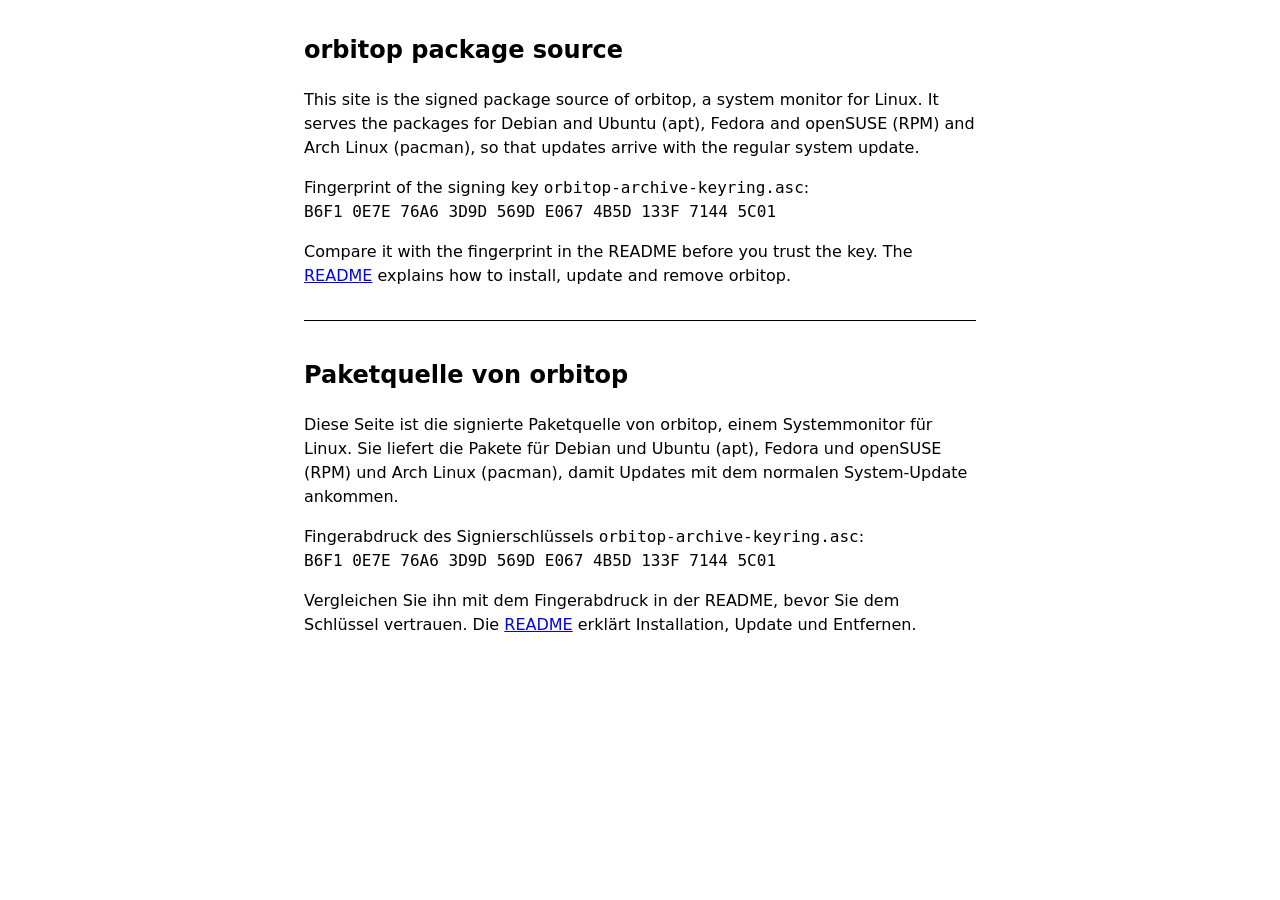
<file: index.html>
<!doctype html>
<!-- SPDX-License-Identifier: GPL-3.0-or-later -->
<!-- Copyright © 2026 zappelmann-sketch -->
<!-- Template of the start page of the package source; scripts/build-site.sh fills in the fingerprint. -->
<html lang="en">
<head>
<meta charset="utf-8">
<meta name="viewport" content="width=device-width, initial-scale=1">
<title>orbitop package source</title>
<style>
:root { color-scheme: light dark; }
body { font: 1rem/1.5 system-ui, sans-serif; max-width: 42rem; margin: 2rem auto; padding: 0 1rem; }
code { font-family: ui-monospace, monospace; overflow-wrap: anywhere; }
section + section { border-top: 1px solid; margin-top: 2rem; padding-top: 1rem; }
</style>
</head>
<body>
<section>
<h1>orbitop package source</h1>
<p>This site is the signed package source of orbitop, a system monitor for Linux. It serves the packages for
Debian and Ubuntu (apt), Fedora and openSUSE (RPM) and Arch Linux (pacman), so that updates arrive with the
regular system update.</p>
<p>Fingerprint of the signing key <code>orbitop-archive-keyring.asc</code>:<br><code>B6F1 0E7E 76A6 3D9D 569D  E067 4B5D 133F 7144 5C01</code></p>
<p>Compare it with the fingerprint in the README before you trust the key. The
<a href="https://github.com/zappelmann-sketch/orbitop/blob/main/README.md">README</a> explains how to install,
update and remove orbitop.</p>
</section>
<section lang="de">
<h1>Paketquelle von orbitop</h1>
<p>Diese Seite ist die signierte Paketquelle von orbitop, einem Systemmonitor für Linux. Sie liefert die Pakete
für Debian und Ubuntu (apt), Fedora und openSUSE (RPM) und Arch Linux (pacman), damit Updates mit dem normalen
System-Update ankommen.</p>
<p>Fingerabdruck des Signierschlüssels <code>orbitop-archive-keyring.asc</code>:<br><code>B6F1 0E7E 76A6 3D9D 569D  E067 4B5D 133F 7144 5C01</code></p>
<p>Vergleichen Sie ihn mit dem Fingerabdruck in der README, bevor Sie dem Schlüssel vertrauen. Die
<a href="https://github.com/zappelmann-sketch/orbitop/blob/main/README.de.md">README</a> erklärt Installation,
Update und Entfernen.</p>
</section>
</body>
</html>
</file>
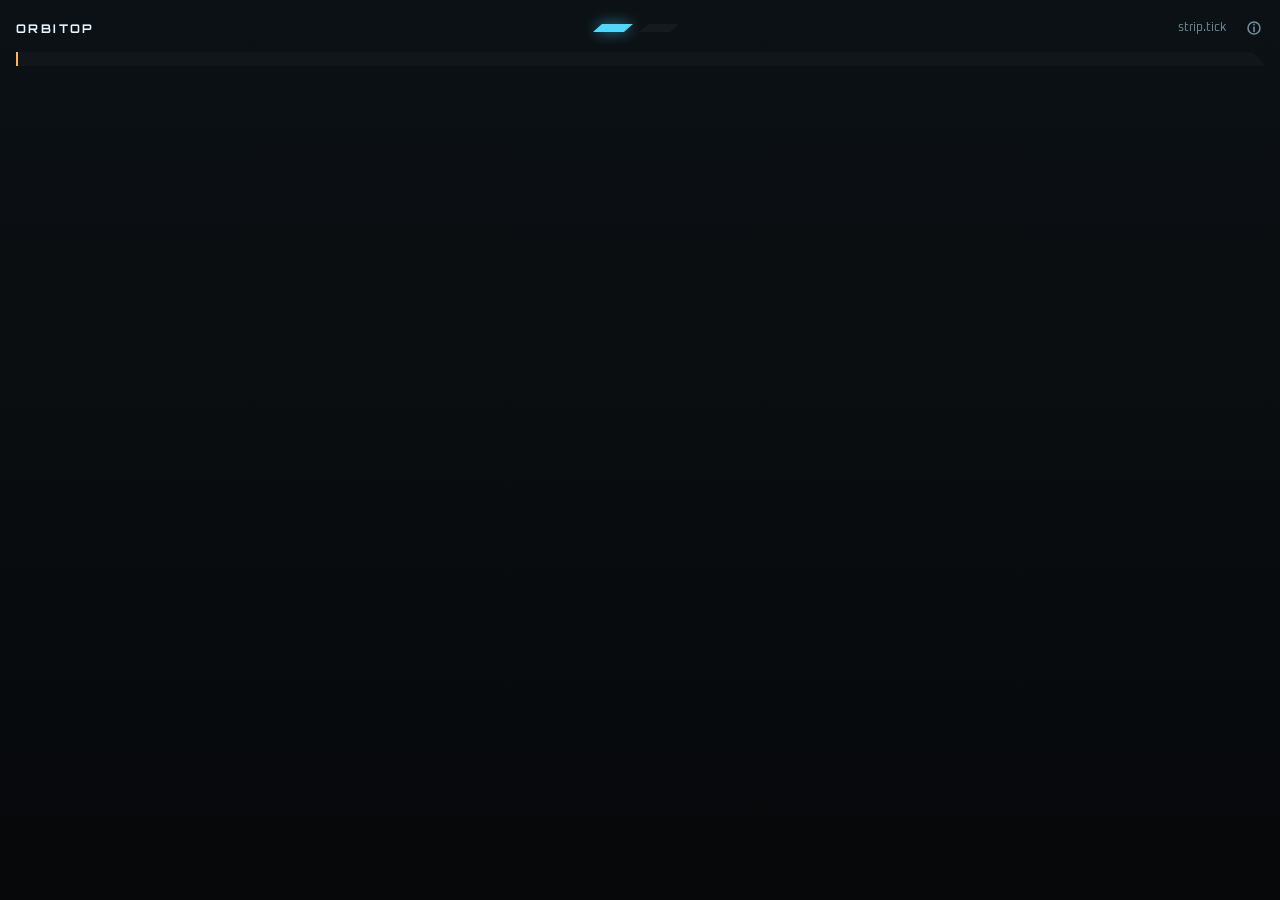
<file: orbitop/ui/index.html>
<!DOCTYPE html>
<!-- SPDX-License-Identifier: GPL-3.0-or-later -->
<!-- Copyright © 2026 zappelmann-sketch -->
<html>
<head>
<meta charset="utf-8">
<meta name="color-scheme" content="dark">
<!-- Nur eigene Dateien, kein Netz, keine Inline-Skripte. base-uri und form-action fallen nicht auf default-src zurück. -->
<meta http-equiv="Content-Security-Policy" content="default-src 'none'; script-src 'self'; style-src 'self'; font-src 'self'; img-src 'self' data:; connect-src 'none'; base-uri 'none'; form-action 'none'">
<title>orbitop</title>
<link rel="stylesheet" href="css/base.css">
<link rel="stylesheet" href="css/header.css">
<link rel="stylesheet" href="css/tiles.css">
<link rel="stylesheet" href="css/procs.css">
<link rel="stylesheet" href="css/dialogs.css">
<script type="module" src="js/main.js"></script>
</head>
<body></body>
</html>
</file>
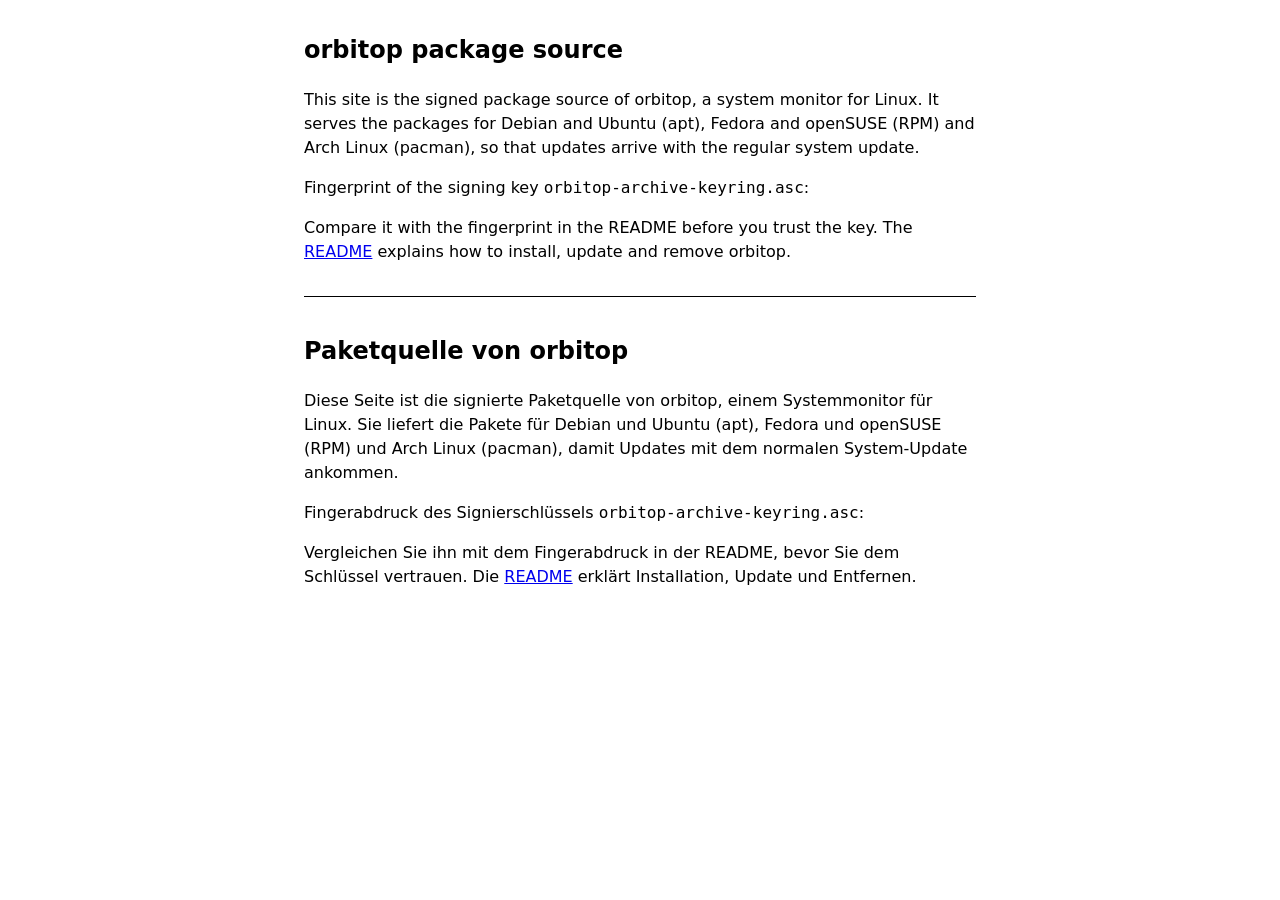
<file: packaging/site/index.html>
<!doctype html>
<!-- SPDX-License-Identifier: GPL-3.0-or-later -->
<!-- Copyright © 2026 zappelmann-sketch -->
<!-- Template of the start page of the package source; scripts/build-site.sh fills in the fingerprint. -->
<html lang="en">
<head>
<meta charset="utf-8">
<meta name="viewport" content="width=device-width, initial-scale=1">
<title>orbitop package source</title>
<style>
:root { color-scheme: light dark; }
body { font: 1rem/1.5 system-ui, sans-serif; max-width: 42rem; margin: 2rem auto; padding: 0 1rem; }
code { font-family: ui-monospace, monospace; overflow-wrap: anywhere; }
section + section { border-top: 1px solid; margin-top: 2rem; padding-top: 1rem; }
</style>
</head>
<body>
<section>
<h1>orbitop package source</h1>
<p>This site is the signed package source of orbitop, a system monitor for Linux. It serves the packages for
Debian and Ubuntu (apt), Fedora and openSUSE (RPM) and Arch Linux (pacman), so that updates arrive with the
regular system update.</p>
<p>Fingerprint of the signing key <code>orbitop-archive-keyring.asc</code>:<br><code><FINGERPRINT></code></p>
<p>Compare it with the fingerprint in the README before you trust the key. The
<a href="https://github.com/zappelmann-sketch/orbitop/blob/main/README.md">README</a> explains how to install,
update and remove orbitop.</p>
</section>
<section lang="de">
<h1>Paketquelle von orbitop</h1>
<p>Diese Seite ist die signierte Paketquelle von orbitop, einem Systemmonitor für Linux. Sie liefert die Pakete
für Debian und Ubuntu (apt), Fedora und openSUSE (RPM) und Arch Linux (pacman), damit Updates mit dem normalen
System-Update ankommen.</p>
<p>Fingerabdruck des Signierschlüssels <code>orbitop-archive-keyring.asc</code>:<br><code><FINGERPRINT></code></p>
<p>Vergleichen Sie ihn mit dem Fingerabdruck in der README, bevor Sie dem Schlüssel vertrauen. Die
<a href="https://github.com/zappelmann-sketch/orbitop/blob/main/README.de.md">README</a> erklärt Installation,
Update und Entfernen.</p>
</section>
</body>
</html>
</file>
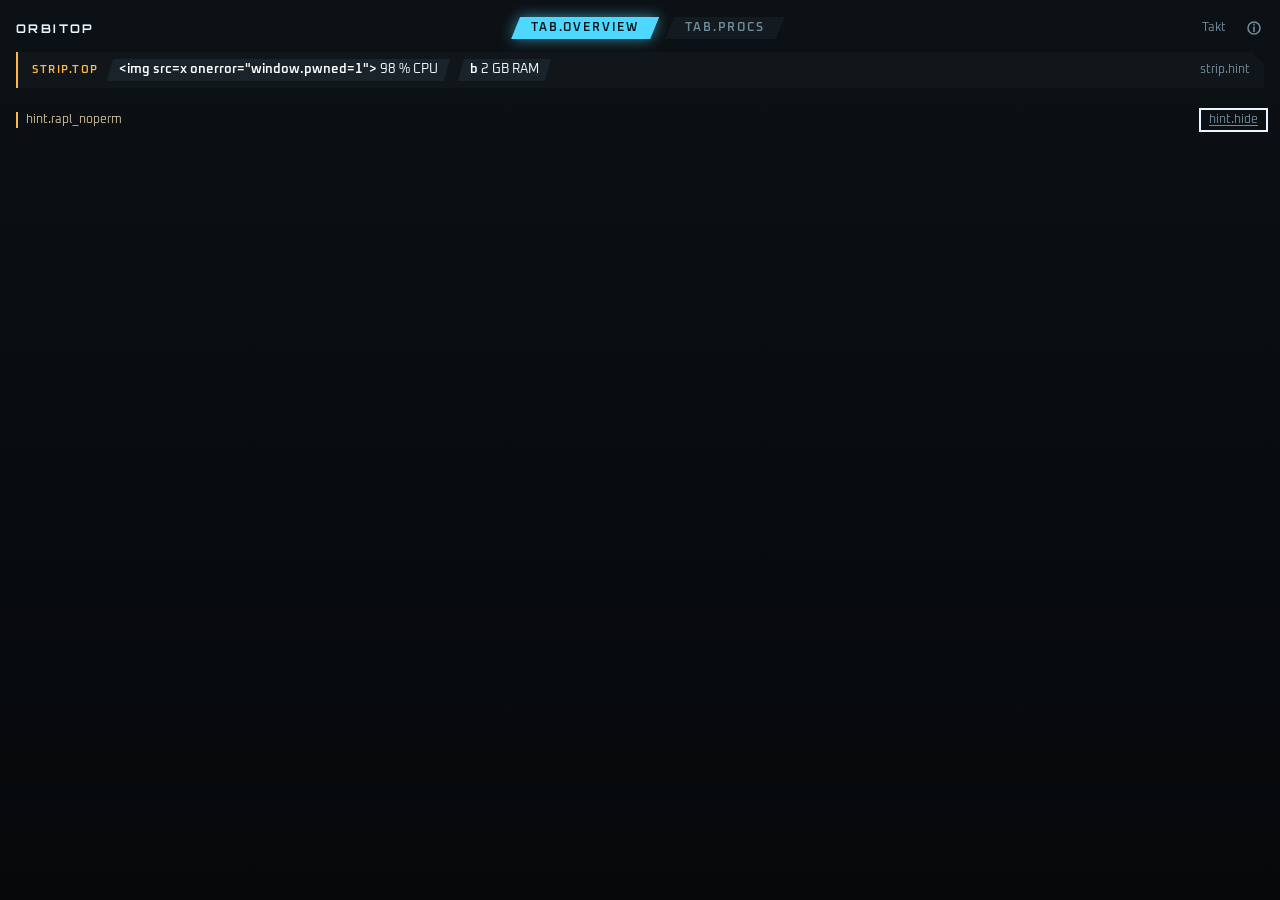
<file: tests/ui/check.html>
<!DOCTYPE html>
<!-- SPDX-License-Identifier: GPL-3.0-or-later -->
<!-- Copyright © 2026 zappelmann-sketch -->
<!-- Prüfseite für tests/test_ui.py (kopfloser Chrome); Ergebnis steht im Titel. Gleiche CSP wie index.html. -->
<html>
<head>
<meta charset="utf-8">
<meta http-equiv="Content-Security-Policy" content="default-src 'none'; script-src 'self'; style-src 'self'; font-src 'self'; img-src 'self' data:; connect-src 'none'; base-uri 'none'; form-action 'none'">
<title>RUNNING</title>
<link rel="stylesheet" href="../../orbitop/ui/css/base.css">
<link rel="stylesheet" href="../../orbitop/ui/css/header.css">
<link rel="stylesheet" href="../../orbitop/ui/css/tiles.css">
<link rel="stylesheet" href="../../orbitop/ui/css/procs.css">
<link rel="stylesheet" href="../../orbitop/ui/css/dialogs.css">
<!-- check.js zuerst: Module laufen in dieser Reihenfolge, so steht die gefälschte Brücke vor dem Einstieg main.js -->
<script type="module" src="check.js"></script>
<script type="module" src="../../orbitop/ui/js/main.js"></script>
</head>
<body></body>
</html>
</file>
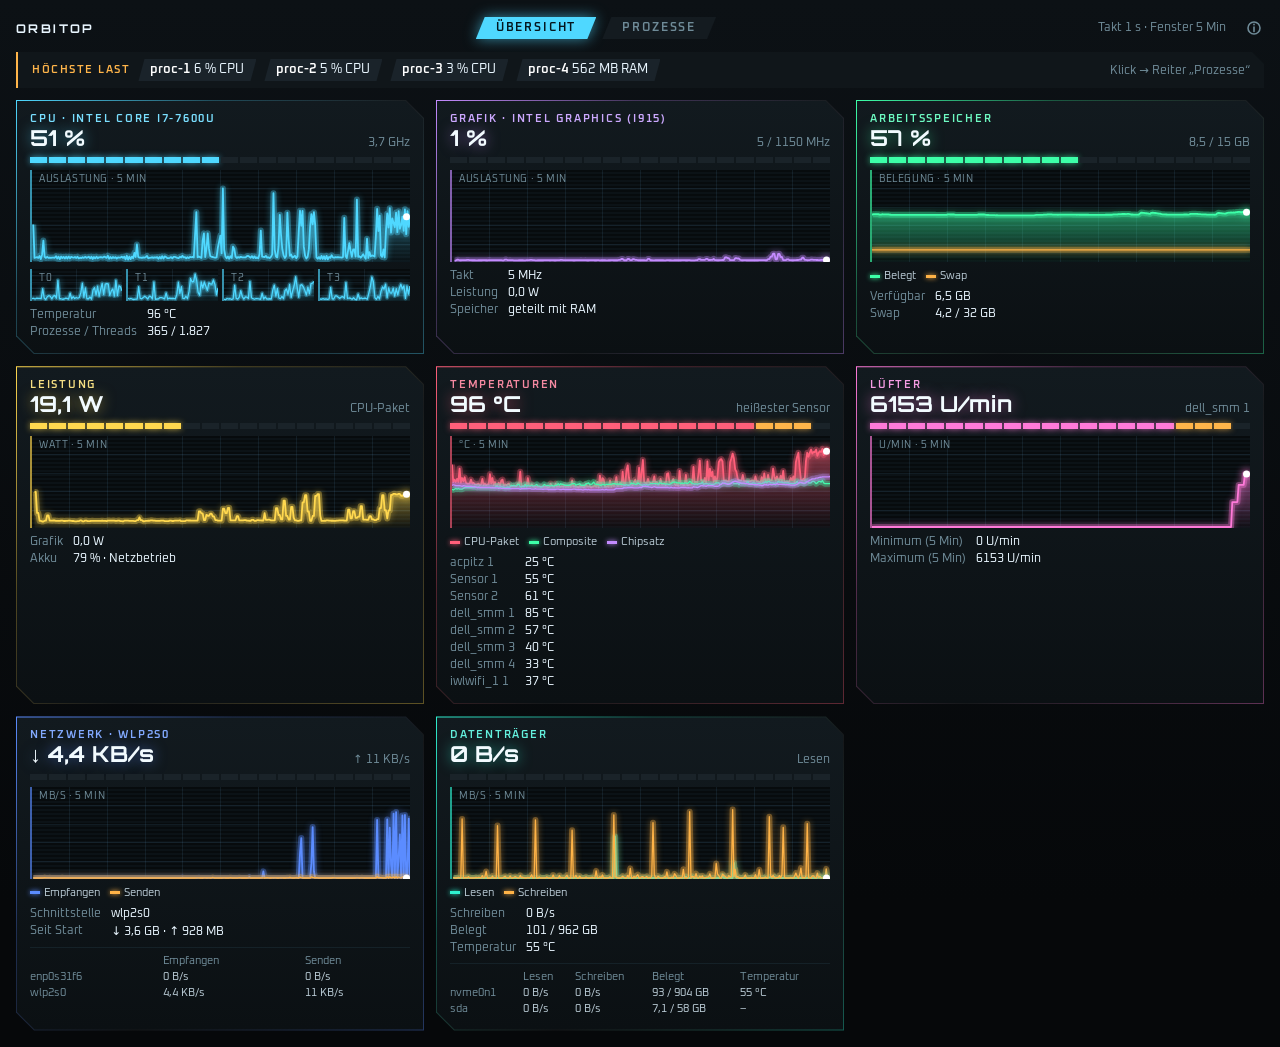
<file: tests/ui/demo.html>
<!DOCTYPE html>
<!-- SPDX-License-Identifier: GPL-3.0-or-later -->
<!-- Copyright © 2026 zappelmann-sketch -->
<!-- Sichtprüfung ohne App: lädt die Oberfläche mit demo-data.js (scripts/dump-snapshot.py --anonymize --js).
     ?threads=16 vervielfacht die CPU-Threads, um die Balkenreihe zu sehen; #procs öffnet den Reiter „Prozesse“.
     Gleiche CSP wie index.html. Braucht einen HTTP-Server, denn Chrome lädt ES-Module nicht über file://: im
     Wurzelordner des Repositorys `python3 -m http.server --bind 127.0.0.1`, dann /tests/ui/demo.html öffnen. -->
<html>
<head>
<meta charset="utf-8">
<meta name="color-scheme" content="dark">
<meta http-equiv="Content-Security-Policy" content="default-src 'none'; script-src 'self'; style-src 'self'; font-src 'self'; img-src 'self' data:; connect-src 'none'; base-uri 'none'; form-action 'none'">
<title>orbitop demo</title>
<link rel="stylesheet" href="../../orbitop/ui/css/base.css">
<link rel="stylesheet" href="../../orbitop/ui/css/header.css">
<link rel="stylesheet" href="../../orbitop/ui/css/tiles.css">
<link rel="stylesheet" href="../../orbitop/ui/css/procs.css">
<link rel="stylesheet" href="../../orbitop/ui/css/dialogs.css">
<script type="module" src="demo.js"></script>
</head>
<body></body>
</html>
</file>
<file: orbitop/ui/css/base.css>
/* SPDX-License-Identifier: GPL-3.0-or-later */
/* Copyright © 2026 zappelmann-sketch */
/* Look „Raumstation-Konsole mit Cockpit-Schrift“ nach docs/superpowers/specs/entwuerfe/{uebersicht,prozesse}.html.
   Immer dunkel. Hier Schriften, Farben und Grundregeln; danach binden die Seiten header, tiles, procs und
   dialogs in dieser Reihenfolge ein, die Kaskade hängt daran. */

@font-face {
  font-family: Orbitron;
  src: url("../fonts/Orbitron.ttf") format("truetype");
  font-weight: 400 900;
  font-display: block;
}
@font-face {
  font-family: Oxanium;
  src: url("../fonts/Oxanium.ttf") format("truetype");
  font-weight: 200 800;
  font-display: block;
}

:root {
  --ink: #e9f6ff;
  --mut: #6f8b98;
  --amber: #ffb54a;
  --cyan: #4fd8ff;
  --red: #ff5f7a;
  color-scheme: dark;
}
[hidden] { display: none !important; }
html { background: #06080a; }
body {
  margin: 0;
  min-height: 100vh;
  box-sizing: border-box;
  padding: 16px;
  background: linear-gradient(180deg, #0c1115, #06080a) fixed;
  color: var(--ink);
  font: 13px Oxanium, system-ui, sans-serif;
}
button { font: inherit; color: inherit; border: 0; background: none; cursor: pointer; }
button:focus-visible { outline: 2px solid var(--ink); outline-offset: 2px; }

/* Namen und Beschriftungen aus dem System: eigene Schreibrichtung */
.nm, .aside, .kv span, .lg span { unicode-bidi: isolate; }
.kv span, .lg span, .dev .nm { overflow-wrap: anywhere; } /* lange Namen ohne Leerzeichen sprengen sonst die Kachel */
</file>
<file: orbitop/ui/css/header.css>
/* SPDX-License-Identifier: GPL-3.0-or-later */
/* Copyright © 2026 zappelmann-sketch */
/* Kopfzeile mit Reitern und Info-Knopf, darunter die Lastzeile */

/* ---- Kopfzeile ---- */
.hdr { display: flex; align-items: center; gap: 14px; margin-bottom: 12px; }
.brand { font-family: Orbitron, sans-serif; font-weight: 700; letter-spacing: .2em; font-size: 12px; }
.tabs { display: flex; gap: 6px; margin: 0 auto; }
.s { color: var(--mut); font-size: 11.5px; font-variant-numeric: tabular-nums; }

/* Reiter, Chips und Knöpfe: Form auf ::before, damit Leuchten und Fokusrahmen nicht abgeschnitten werden */
.tab, .chip, .btn, .filters button { position: relative; z-index: 0; }
.tab::before, .chip::before, .btn::before, .filters button::before {
  content: "";
  position: absolute;
  inset: 0;
  z-index: -1;
}
.tab {
  padding: 4px 20px;
  letter-spacing: .16em;
  text-transform: uppercase;
  font-weight: 600;
  font-size: 11.5px;
  color: var(--mut);
}
.tab::before { background: #141b20; clip-path: polygon(9px 0, 100% 0, calc(100% - 9px) 100%, 0 100%); }
.tab:hover { color: var(--ink); }
.tab.on { color: #04161d; filter: drop-shadow(0 0 7px rgba(79, 216, 255, .6)); }
.tab.on::before { background: var(--cyan); }

/* ---- Kopfzeile: Info-Knopf ---- */
.info { display: grid; place-items: center; width: 24px; height: 24px; color: var(--mut); }
.info:hover { color: var(--ink); }
.info svg { width: 16px; height: 16px; }
.info path, .st path, .notice path { fill: none; stroke: currentColor; stroke-width: 1.6; stroke-linecap: round; }

/* ---- Lastzeile ---- */
.strip {
  display: flex;
  gap: 8px;
  align-items: center;
  margin-bottom: 12px;
  padding: 7px 14px;
  background: #10161a;
  clip-path: polygon(0 0, calc(100% - 12px) 0, 100% 12px, 100% 100%, 0 100%);
  border-left: 2px solid var(--amber);
}
.strip .lbl { letter-spacing: .14em; text-transform: uppercase; font-size: 11px; color: var(--amber); font-weight: 600; }
.chips { display: flex; flex: 1; min-width: 0; gap: 8px; flex-wrap: wrap; }
.chip { padding: 3px 12px; font-variant-numeric: tabular-nums; }
.chip::before { background: #1a232a; clip-path: polygon(6px 0, 100% 0, calc(100% - 6px) 100%, 0 100%); }
.chip:hover::before { background: #24313a; }
.chip b { color: #fff; font-weight: 600; overflow-wrap: anywhere; }
.strip .hint { margin-left: auto; }
.strip .lbl, .strip .hint { white-space: nowrap; }
</file>
<file: orbitop/ui/css/tiles.css>
/* SPDX-License-Identifier: GPL-3.0-or-later */
/* Copyright © 2026 zappelmann-sketch */
/* Übersicht: Kacheln, Diagramme, CPU-Threads, Geräte, Fußzeile */

/* ---- Kacheln ---- */
.grid { display: grid; grid-template-columns: repeat(4, minmax(0, 1fr)); gap: 12px; }
@media (width < 1300px) { .grid { grid-template-columns: repeat(3, minmax(0, 1fr)); } }
@media (width < 1000px) { .grid { grid-template-columns: repeat(2, minmax(0, 1fr)); } }

/* Rahmen = äußere Fläche mit Farbverlauf, innen 1 px kleiner, beide mit abgeschrägten Ecken; --c setzt tiles.js */
.tile, .frame {
  --c: var(--cyan);
  padding: 1px;
  background: linear-gradient(135deg, var(--c) 0%, color-mix(in srgb, var(--c) 30%, transparent) 30%,
                              rgba(255, 255, 255, .06) 60%, color-mix(in srgb, var(--c) 35%, transparent) 100%);
  clip-path: polygon(0 0, calc(100% - 18px) 0, 100% 18px, 100% 100%, 18px 100%, 0 calc(100% - 18px));
}
.in {
  box-sizing: border-box;
  height: 100%;
  display: flex;
  flex-direction: column;
  gap: 7px;
  padding: 11px 13px 13px;
  background: linear-gradient(180deg, #121a1f, #0b1013);
  clip-path: polygon(0 0, calc(100% - 17.5px) 0, 100% 17.5px, 100% 100%, 17.5px 100%, 0 calc(100% - 17.5px));
}
.head { display: flex; justify-content: space-between; align-items: flex-end; gap: 10px; }
.who { flex: 1 1 0; min-width: 0; } /* Titel kürzt zuerst; aside behält seine Breite bis zur Hälfte */
.t {
  font-weight: 600;
  font-size: 11px;
  letter-spacing: .16em;
  text-transform: uppercase;
  color: color-mix(in srgb, var(--c) 70%, #dfefff);
  white-space: nowrap;
  overflow: hidden;
  text-overflow: ellipsis;
}
.v {
  font-family: Orbitron, sans-serif;
  font-weight: 700;
  font-size: 22px;
  line-height: 1.1;
  color: #f2fbff;
  white-space: nowrap;
  text-shadow: 0 0 14px color-mix(in srgb, var(--c) 55%, transparent);
}
.head .aside {
  max-width: 50%;
  min-width: 0;
  overflow: hidden;
  text-overflow: ellipsis;
  text-align: right;
  white-space: nowrap;
}

.seg { display: flex; gap: 2px; }
.seg b { flex: 1; height: 6px; background: #1a2329; }
.seg b.on { background: var(--c); box-shadow: 0 0 6px color-mix(in srgb, var(--c) 70%, transparent); }
.seg b.hot { background: var(--amber); box-shadow: 0 0 6px rgba(255, 181, 74, .7); }

/* Diagrammfläche mit feiner Rasterlinien-Textur; Gitter, Kurven und Punkt zeichnet chart.js. Das Gitter (SVG) liegt
   unter der Canvas der Kurven: so lässt sich das Kurvenbild verschieben, während das Gitter stehen bleibt. */
.plot, .bars {
  background: repeating-linear-gradient(0deg, rgba(120, 200, 255, .035) 0 2px, transparent 2px 4px), #070b0d;
  border-left: 2px solid color-mix(in srgb, var(--c) 65%, transparent);
}
.plot { position: relative; overflow: hidden; }
.plot canvas { position: relative; display: block; width: 100%; height: 92px; }
.plot .gridlines { position: absolute; top: 0; left: 0; width: 100%; height: 100%; }
.plot .gridlines path { fill: none; stroke: rgba(120, 200, 255, .09); stroke-width: 1; }
.plot.mini canvas { height: 32px; }
.cap {
  position: absolute;
  z-index: 1; /* über Gitter und Canvas, die positioniert sind */
  left: 7px;
  top: 3px;
  font-size: 10px;
  color: var(--mut);
  letter-spacing: .06em;
  text-transform: uppercase;
}

/* CPU-Threads: bis 8 als Mini-Diagramme, sonst als Balkenreihe (Höhe --v in %, per CSSOM) */
.cores { display: grid; grid-template-columns: repeat(4, minmax(0, 1fr)); gap: 4px; }
.bars { display: flex; align-items: flex-end; gap: 2px; height: 32px; }
.bars i {
  flex: 1;
  min-height: 1px;
  height: calc(var(--v, 0) * 1%);
  background: var(--c);
  box-shadow: 0 0 5px color-mix(in srgb, var(--c) 60%, transparent);
}
.bars i.hot { background: var(--amber); box-shadow: 0 0 5px rgba(255, 181, 74, .6); }

.lg { display: flex; gap: 10px; font-size: 11px; color: #b9cad4; flex-wrap: wrap; }
.lg i { display: inline-block; width: 10px; height: 3px; vertical-align: middle; margin-right: 4px; }
.lg .l0 i { background: var(--c); box-shadow: 0 0 5px var(--c); }
.lg .l1 i { background: var(--c2); box-shadow: 0 0 5px var(--c2); }
.lg .l2 i { background: var(--c3); box-shadow: 0 0 5px var(--c3); }

.kv {
  display: grid;
  grid-template-columns: fit-content(50%) minmax(0, 1fr); /* ein langer Name nimmt höchstens die Hälfte */
  gap: 2px 10px;
  font-size: 12px;
  font-variant-numeric: tabular-nums;
}
.kv span:nth-child(odd) { color: var(--mut); }
/* Geräte-Tabelle: dezent wie die kv-Liste, Spaltenköpfe in Muted-Ink */
.dev {
  border-collapse: collapse;
  border-top: 1px solid rgba(120, 200, 255, .08);
  font-size: 11px;
  font-variant-numeric: tabular-nums;
  color: #b9cad4;
}
.dev th, .dev td { padding: 1px 10px 1px 0; text-align: left; font-weight: 400; vertical-align: top; }
.dev thead th { padding-top: 6px; color: var(--mut); }
.dev .nm { color: var(--mut); }

/* ---- Fußzeile ---- */
.foot { margin-top: 12px; color: var(--mut); font-size: 11.5px; }
.foot.off { display: none; }
.foot p { margin: 0 0 4px; }
.foot .hint { display: flex; gap: 10px; align-items: baseline; padding-left: 8px; border-left: 2px solid var(--amber);
              color: #cdbb98; }
.foot .hint span { flex: 1; }
.foot .hint .note { display: block; color: var(--ink); }
.foot .install { flex: none; padding: 2px 12px; }
.foot .hide { flex: none; color: var(--mut); text-decoration: underline; text-underline-offset: 2px; }
.foot .hide:hover { color: var(--ink); }
.live { position: absolute; width: 1px; height: 1px; overflow: hidden; clip-path: inset(50%); white-space: nowrap; }
</file>
<file: orbitop/ui/css/procs.css>
/* SPDX-License-Identifier: GPL-3.0-or-later */
/* Copyright © 2026 zappelmann-sketch */
/* Reiter „Prozesse“: Liste, Trenner, Tabelle, Zustand, Detail, Spaltenmenü */

/* ---- Prozesse (entwuerfe/prozesse.html) ---- */
.procs {
  display: grid;
  /* Liste, Trenner (die frühere Lücke), Detail; Anteile --list/--detail setzt procs/layout.js. Die Mindestbreiten
     gelten auch, wenn ein gespeicherter Anteil im schmaleren Fenster nicht passt. */
  grid-template-columns: minmax(360px, var(--list, 1.55fr)) 12px minmax(300px, var(--detail, 1fr));
  grid-template-rows: minmax(0, 1fr);
  gap: 12px 0;
  height: calc(100vh - 68px); /* Kopfzeile und Rand; Tabelle und Detail rollen innen */
  min-height: 460px;
}
.procs .in { gap: 8px; }
/* Schmal: Tabelle (Standardspalten 910 px) über dem Detail, die Seite rollt senkrecht */
@media (width < 1100px) {
  .procs { grid-template-columns: minmax(0, 1fr); grid-template-rows: none; height: auto; }
  .list .scroll { flex: none; height: 60vh; min-height: 240px; }
  .split { display: none; }
}
/* Trenner: ruhig ein kurzer Strich, beim Zeigen heller, beim Ziehen und bei Fokus in voller Höhe Cyan */
.split { position: relative; cursor: col-resize; touch-action: none; }
.split::after { content: ""; position: absolute; left: 5px; top: calc(50% - 16px); width: 2px; height: 32px; background: #24323b; }
.split:hover::after { background: var(--mut); }
.split:focus-visible { outline: none; }
.split:focus-visible::after, .split.on::after { top: 0; height: 100%; background: var(--cyan); }
/* Beim Ziehen: keine Textauswahl; an Griff und Trenner bleibt der Zeiger für die Breite */
[data-drag], [data-drag] * { -webkit-user-select: none; user-select: none; }
[data-drag="width"], [data-drag="width"] *, [data-drag="split"], [data-drag="split"] * { cursor: col-resize !important; }
.bar2 { display: flex; gap: 10px; align-items: center; }
.search {
  flex: 1;
  min-width: 0;
  padding: 5px 10px;
  font: inherit;
  color: var(--ink);
  background: #070b0d;
  border: 0;
  border-left: 2px solid var(--cyan);
  border-radius: 0;
}
.search::placeholder { color: var(--mut); }
.search:focus-visible { outline: 2px solid var(--ink); outline-offset: 2px; }
.filters { display: flex; gap: 4px; }
.filters button { padding: 3px 10px; font-size: 11px; letter-spacing: .08em; color: var(--mut); white-space: nowrap; }
.filters button::before { background: #141b20; clip-path: polygon(5px 0, 100% 0, calc(100% - 5px) 100%, 0 100%); }
.filters button:hover, .filters button[aria-pressed="true"] { color: var(--ink); }
.filters button[aria-pressed="true"]::before { background: #24323b; }

.scroll { flex: 1; min-height: 0; overflow: auto; }
/* Breiten setzt procs/layout.js per CSSOM auf col und table */
.ptable { table-layout: fixed; border-collapse: collapse; font-variant-numeric: tabular-nums; }
.ptable th {
  position: sticky;
  top: 0;
  z-index: 1;
  padding: 5px 6px;
  text-align: left;
  overflow: hidden; /* schmale Spalten: der Kopf darf in den Innenabstand, nicht in die Nachbarspalte */
  background: #111920;
  border-bottom: 1px solid #1f2a31;
}
.ptable th button {
  font-weight: 500;
  font-size: 10.5px;
  letter-spacing: .12em;
  text-transform: uppercase;
  color: var(--mut);
  white-space: nowrap;
  padding: 1px 4px; /* fest statt Vorgabe des Browsers: der sortierte Kopf passt so in die 64 px von %MEM */
}
.ptable th button:hover, .ptable th[aria-sort] button { color: var(--ink); }
.ptable th button:focus-visible { outline-offset: -2px; } /* innen: die Zelle schneidet sonst den Ring ab */
/* Pfeil als Fläche statt Zeichen: Oxanium hat kein ▾, die Ersatzschrift und damit die Breite wären je System andere */
.ptable th[aria-sort] button::after {
  content: "";
  display: inline-block;
  width: 6px;
  height: 4px;
  margin-left: 3px;
  vertical-align: middle;
  background: currentColor;
  clip-path: polygon(0 0, 100% 0, 50% 100%);
}
.ptable th[aria-sort="ascending"] button::after { clip-path: polygon(50% 0, 100% 100%, 0 100%); }
/* Griff am rechten Rand jeder Kopfzelle: Strich erst beim Zeigen auf den Kopf, beim Ziehen Cyan */
.grip { position: absolute; top: 0; right: 0; bottom: 0; width: 6px; cursor: col-resize; touch-action: none; }
.grip::after { content: ""; position: absolute; top: 6px; bottom: 6px; right: 0; width: 1px; }
.ptable thead:hover .grip::after { background: #24323b; }
.ptable thead .grip:hover::after { background: var(--mut); }
.ptable thead .grip.on::after { background: var(--cyan); }
.ptable th.on button { color: var(--cyan); } /* Kopf, der gerade umgeordnet wird */
/* Einfügemarke beim Umordnen, Lage setzt procs/drag.js per CSSOM */
.drop {
  position: fixed;
  z-index: 2;
  width: 2px;
  margin-left: -1px;
  background: var(--cyan);
  box-shadow: 0 0 6px rgba(79, 216, 255, .6);
  pointer-events: none;
}
.ptable .r { text-align: right; }
.ptable td { padding: 6px; border-bottom: 1px solid #141c21; white-space: nowrap; overflow: hidden; text-overflow: ellipsis; }
.ptable tbody tr { cursor: pointer; }
.ptable tr.pad td { padding: 0; } /* Abstandszeile für nicht gezeichnete Zeilen, Höhe setzt procs/rows.js */
.ptable tbody tr:hover td { background: rgba(255, 255, 255, .025); }
.ptable tr.sel td { background: rgba(79, 216, 255, .10); }
.ptable tr.sel td:first-child { box-shadow: inset 2px 0 0 var(--cyan); }
.ptable tr:focus-visible { outline: 2px solid var(--ink); outline-offset: -2px; }
.name b { font-weight: 600; }
.name .s { margin-left: 6px; }

/* Mini-Verlauf je Zeile (SVG), Farbe nach Zustand */
.spark { display: block; width: 90px; height: 18px; color: var(--cyan); }
.spark path:first-child { fill: currentColor; opacity: .25; }
.spark path:last-child { fill: none; stroke: currentColor; stroke-width: 1.4; }
.spark.warn { color: var(--amber); }
.spark.bad { color: var(--red); }
.spark.stop { color: #c48bff; }
.spark.dead { color: var(--mut); }

/* Zustand als Plakette mit Symbol und Text */
.st {
  display: inline-flex;
  align-items: center;
  gap: 6px;
  padding: 2px 9px 2px 7px;
  font-size: 11.5px;
  white-space: nowrap;
  clip-path: polygon(5px 0, 100% 0, calc(100% - 5px) 100%, 0 100%);
}
.st svg { flex: none; width: 12px; height: 12px; }
.st.ok { background: rgba(61, 255, 168, .10); color: #8dffcb; }
.st.idle, .st.dead { background: #162027; color: #9fb4bf; }
.st.warn { background: rgba(255, 181, 74, .14); color: #ffc977; }
.st.bad { background: rgba(255, 95, 122, .16); color: #ff9aac; }
.st.stop { background: rgba(196, 139, 255, .14); color: #d8b8ff; }

/* Detail */
.detail .in { overflow-y: auto; }
.dbody { display: contents; }
.dhead { display: flex; justify-content: space-between; align-items: baseline; gap: 12px; margin-top: -6px; }
.big {
  flex: 1 1 0;
  min-width: 0;
  font-family: Orbitron, sans-serif;
  font-weight: 700;
  font-size: 19px;
  text-shadow: 0 0 14px rgba(79, 216, 255, .5);
  white-space: nowrap;
  overflow: hidden;
  text-overflow: ellipsis;
}
.dhead .s { max-width: 50%; white-space: nowrap; overflow: hidden; text-overflow: ellipsis; }
.cmd {
  margin-top: -6px;
  overflow: hidden;
  overflow-wrap: anywhere;
  display: -webkit-box;
  -webkit-box-orient: vertical;
  -webkit-line-clamp: 3;
}
.cmd:empty { display: none; }
.plot.proc canvas { height: 70px; }
.detail .kv { margin: 2px 0; }
.verdict {
  padding: 9px 11px;
  line-height: 1.45;
  overflow-wrap: anywhere; /* Elternname aus dem System */
  background: #10171b;
  border-left: 2px solid #9fb4bf;
}
.verdict b { font-weight: 600; color: #fff; }
.verdict.ok { background: rgba(61, 255, 168, .06); border-color: #3dffa8; }
.verdict.ok b { color: #8dffcb; }
.verdict.warn { background: rgba(255, 181, 74, .08); border-color: var(--amber); }
.verdict.warn b { color: #ffc977; }
.verdict.bad { background: rgba(255, 95, 122, .08); border-color: var(--red); }
.verdict.bad b { color: #ff9aac; }
.verdict.stop { background: rgba(196, 139, 255, .07); border-color: #c48bff; }
.verdict.stop b { color: #d8b8ff; }
.btns { display: flex; flex-wrap: wrap; gap: 8px; margin-top: 2px; }
.btn, .switch { font-weight: 600; letter-spacing: .08em; font-size: 12px; }
.btn { padding: 6px 16px; }
.btn::before { clip-path: polygon(8px 0, 100% 0, calc(100% - 8px) 100%, 0 100%); }
.btn.term { color: var(--amber); }
.btn.term::before { background: #2a2014; box-shadow: inset 0 0 0 1px rgba(255, 181, 74, .5); }
.btn.kill { color: var(--red); }
.btn.kill::before { background: #2a1218; box-shadow: inset 0 0 0 1px rgba(255, 95, 122, .5); }
.btn.plain::before { background: #1a232a; box-shadow: inset 0 0 0 1px rgba(255, 255, 255, .1); }
.btn[aria-disabled="true"] { opacity: .4; cursor: not-allowed; }
/* Lebt der Prozess 5 s nach „Beenden“ noch: einmal kurz pulsieren, danach bleibt der Bernstein-Rand */
.btn.kill.alert::before { box-shadow: inset 0 0 0 2px var(--amber); }
.btn.kill.alert { animation: pulse 1s ease-in-out 3; }
@keyframes pulse { 50% { filter: drop-shadow(0 0 9px rgba(255, 181, 74, .95)); } }
@media (prefers-reduced-motion: reduce) { .btn.kill.alert { animation: none; } }
.detail p { margin: 0; }
.reason { color: #cdbb98; }
.reason:empty { display: none; }
.notice { display: flex; gap: 8px; align-items: flex-start; padding: 7px 8px 7px 10px; background: #10181d; border-left: 2px solid var(--cyan); }
.notice span { flex: 1; line-height: 1.4; }
.notice .x { display: grid; place-items: center; width: 20px; height: 20px; color: var(--mut); }
.notice .x:hover { color: var(--ink); }
.notice svg { width: 10px; height: 10px; }

/* Spaltenmenü: Rahmen wie die Kacheln, Einträge wie die Filterknöpfe; Lage setzt procs/menu.js per CSSOM */
.menu { position: fixed; z-index: 3; min-width: 180px; }
.menu .in { gap: 0; padding: 8px 8px 12px; max-height: calc(100vh - 16px); overflow-y: auto; }
.menu button { display: flex; gap: 6px; padding: 4px 12px 4px 6px; font-size: 12px; text-align: left; white-space: nowrap; }
.menu button::before { content: ""; flex: none; width: 12px; color: var(--cyan); }
/* Zustand nennt aria-checked; leerer Alternativtext hält das Zeichen aus dem Namen (erste Zeile: Engines ohne „/“) */
.menu [aria-checked="true"]::before { content: "✓"; content: "✓" / ""; }
.menu button:hover, .menu button:focus-visible { background: #24323b; }
.menu button:focus-visible { outline-offset: -2px; }
.menu button[aria-disabled="true"] { opacity: .4; cursor: not-allowed; }
.menu .sep { height: 1px; margin: 5px 0; background: #1f2a31; }
</file>
<file: orbitop/ui/css/dialogs.css>
/* SPDX-License-Identifier: GPL-3.0-or-later */
/* Copyright © 2026 zappelmann-sketch */
/* Dialoge, die Schalter „Beim Anmelden starten“ und „Messzähler freigeben“ */

/* ---- Dialoge ---- */
dialog { width: min(480px, calc(100vw - 32px)); padding: 0; border: 0; background: none; color: var(--ink); overflow: visible; }
dialog.about { width: min(680px, calc(100vw - 32px)); }
dialog::backdrop { background: rgba(3, 5, 7, .72); }
dialog .in { padding: 16px 18px 18px; gap: 12px; max-height: calc(100vh - 64px); overflow-y: auto; }
dialog .in > * { flex: none; } /* zu hoch: rollen statt stauchen (.t mit overflow: hidden würde sonst abgeschnitten) */
dialog.kill .frame { --c: var(--red); }
dialog h2, dialog h3, dialog p { margin: 0; }
dialog p { line-height: 1.45; }
dialog .brand { font-size: 14px; }
.legend { display: grid; grid-template-columns: auto 1fr; gap: 8px 14px; align-items: start; font-size: 12px; color: #d6e4ec; }
/* Schalter (Autostart, Messzähler): Bahn wie .btn.plain, an wie der aktive Reiter; den Zustand nennt aria-checked */
.switch { position: relative; display: flex; align-items: center; gap: 10px; align-self: flex-start; padding: 0; }
.switch::before {
  content: "";
  flex: none;
  width: 32px;
  height: 16px;
  background: #1a232a;
  box-shadow: inset 0 0 0 1px rgba(255, 255, 255, .1);
  clip-path: polygon(5px 0, 100% 0, calc(100% - 5px) 100%, 0 100%);
}
.switch::after { content: ""; position: absolute; left: 7px; top: calc(50% - 4px); width: 8px; height: 8px; background: var(--mut); }
.switch[aria-checked="true"]::before { background: var(--cyan); }
.switch[aria-checked="true"]::after { left: 17px; background: #04161d; }
.switch[aria-disabled="true"] { opacity: .4; cursor: not-allowed; }
/* Messzähler (settings.js): Zeilen je Teil, Ergebnis, Erklärung vor der Passwortabfrage, Hinweise wieder zeigen */
dialog .lines { display: grid; gap: 3px; }
dialog .result { color: #cdbb98; }
dialog .step { display: grid; gap: 10px; padding: 10px 12px; background: #10181d; border-left: 2px solid var(--amber); }
dialog .show { align-self: flex-start; }
</file>
